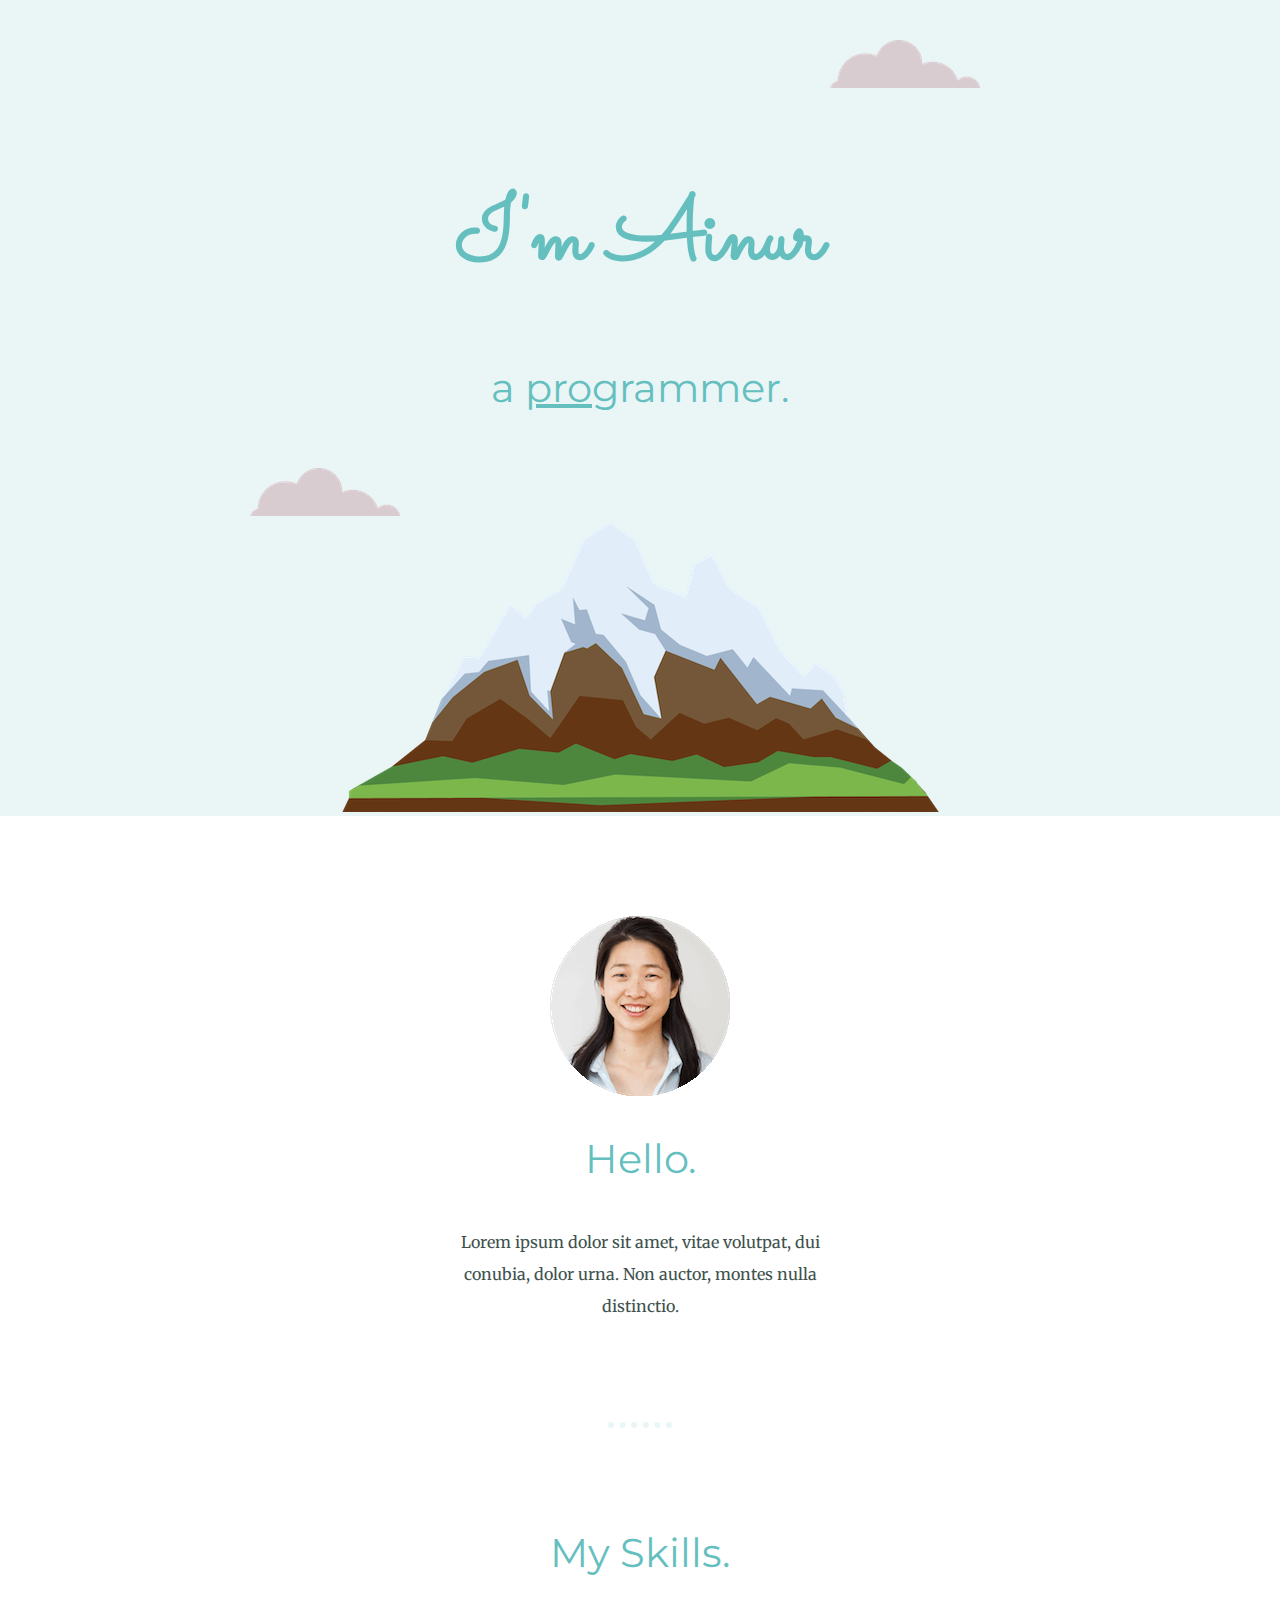
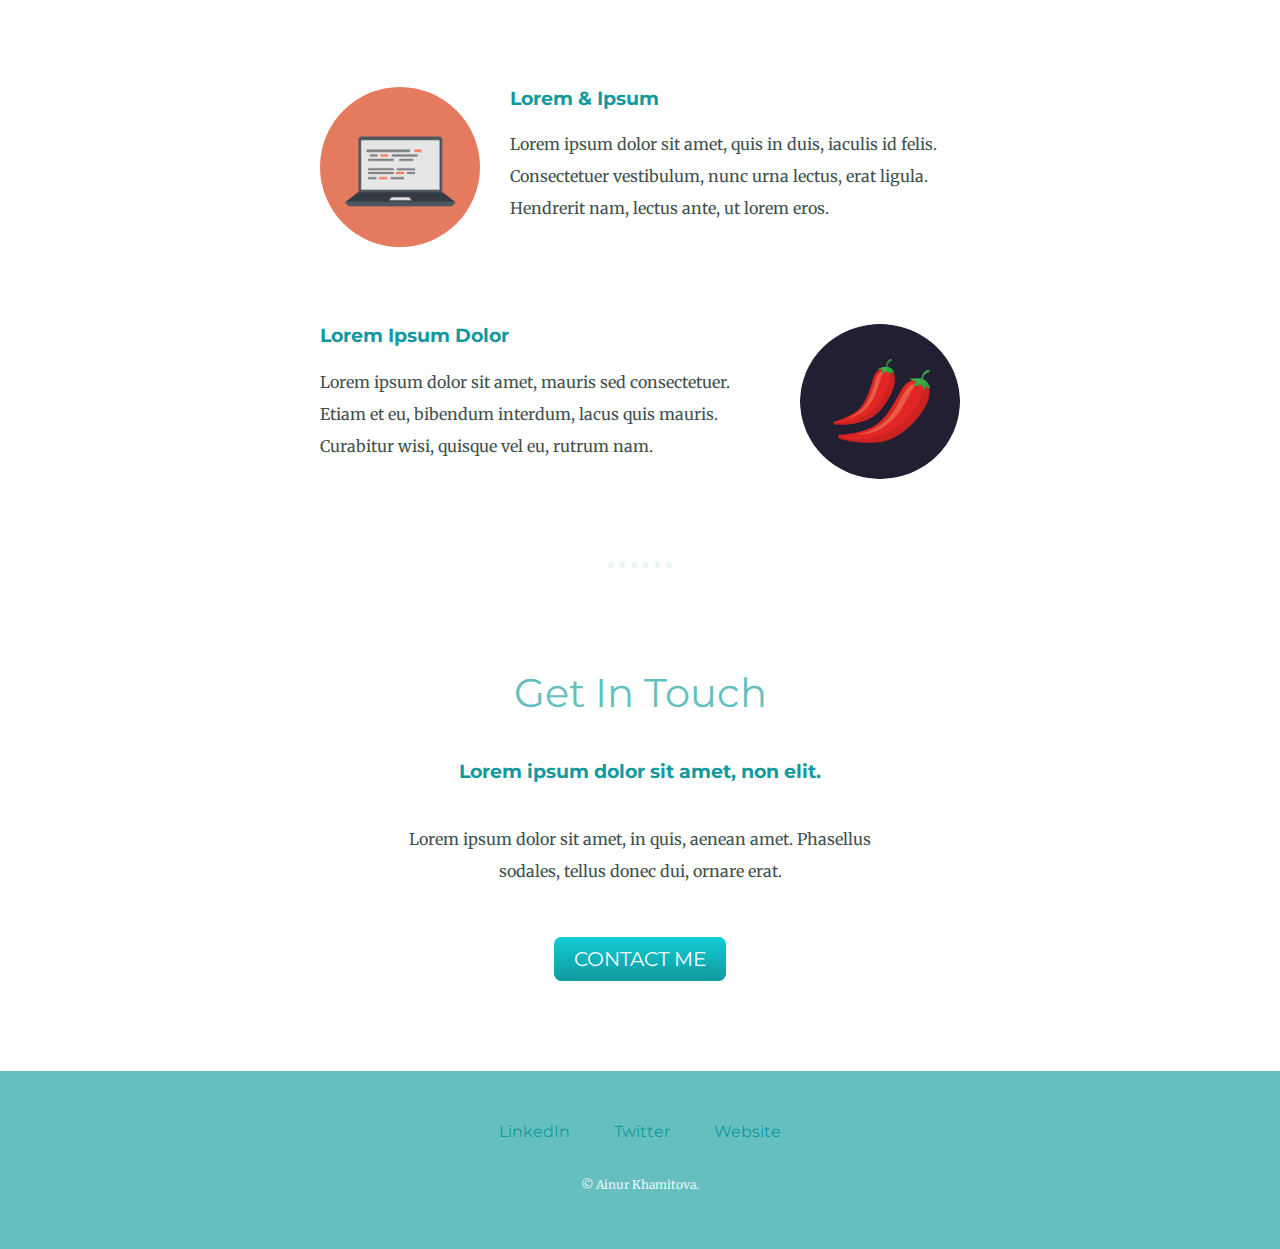
<file: index.html>
<!DOCTYPE html>
<html lang="en" dir="ltr">

<head>
  <meta charset="utf-8">
  <title>Ainur Khamitova</title>
  <link rel="stylesheet" href="css/styles.css">
  <link rel="icon" href="favicon.ico">
  <link rel="preconnect" href="https://fonts.googleapis.com">
  <link rel="preconnect" href="https://fonts.gstatic.com" crossorigin>
  <link href="https://fonts.googleapis.com/css2?family=Merriweather&family=Montserrat&family=Sacramento&display=swap" rel="stylesheet">
</head>

<body>
  <div class="top-container">
    <img class="top-cloud" src="images/cloud.png" alt="cloud-img">
    <h1> I'm Ainur</h1>
    <h2>a <span class="pro">pro</span>grammer.</h2>
    <img class="bottom-cloud" src="images/cloud.png" alt="cloud-img">
    <img src="images/mountain.png" alt="mountain-img">
  </div>
  <div class="middle-container">
    <div class="profile">
      <img src="images/angela.png" alt="angela-img">
      <h2>Hello.</h2>
      <p class="intro">Lorem ipsum dolor sit amet, vitae volutpat, dui conubia, dolor urna. Non auctor, montes nulla distinctio.</p>
    </div>
    <hr>
    <div class="skills">
      <h2>My Skills.</h2>
      <div class="skill-row">
        <img class="code-img" src="images/computer.png"" alt="computer-img">
        <h3>Lorem & Ipsum</h3>
        <p>Lorem ipsum dolor sit amet, quis in duis, iaculis id felis. Consectetuer vestibulum, nunc urna lectus, erat ligula. Hendrerit nam, lectus ante, ut lorem eros.</p>
      </div>
      <div class="skill-row">
        <img class="chilli-img" src="images/chillies.png" alt="chilies-img">
        <h3>Lorem Ipsum Dolor</h3>
        <p>Lorem ipsum dolor sit amet, mauris sed consectetuer. Etiam et eu, bibendum interdum, lacus quis mauris. Curabitur wisi, quisque vel eu, rutrum nam.</p>
      </div>
    </div>
    <hr>

    <div class="contact-me">
      <h2>Get In Touch</h2>
      <h3>Lorem ipsum dolor sit amet, non elit.</h3>
      <p class="contact-msg">Lorem ipsum dolor sit amet, in quis, aenean amet. Phasellus sodales, tellus donec dui, ornare erat.</p>
      <a class="btn" href="mailto:name@email.com">CONTACT ME</a>
    </div>
  </div>


  <div class="bottom-container">
    <a class="footer-link" href="https://www.linkedin.com/">LinkedIn</a>
    <a class="footer-link" href="https://twitter.com/">Twitter</a>
    <a class="footer-link" href="https://www.appbrewery.co/">Website</a>
    <p class="copyright">© Ainur Khamitova.</p>
  </div>


</body>

</html>
</file>
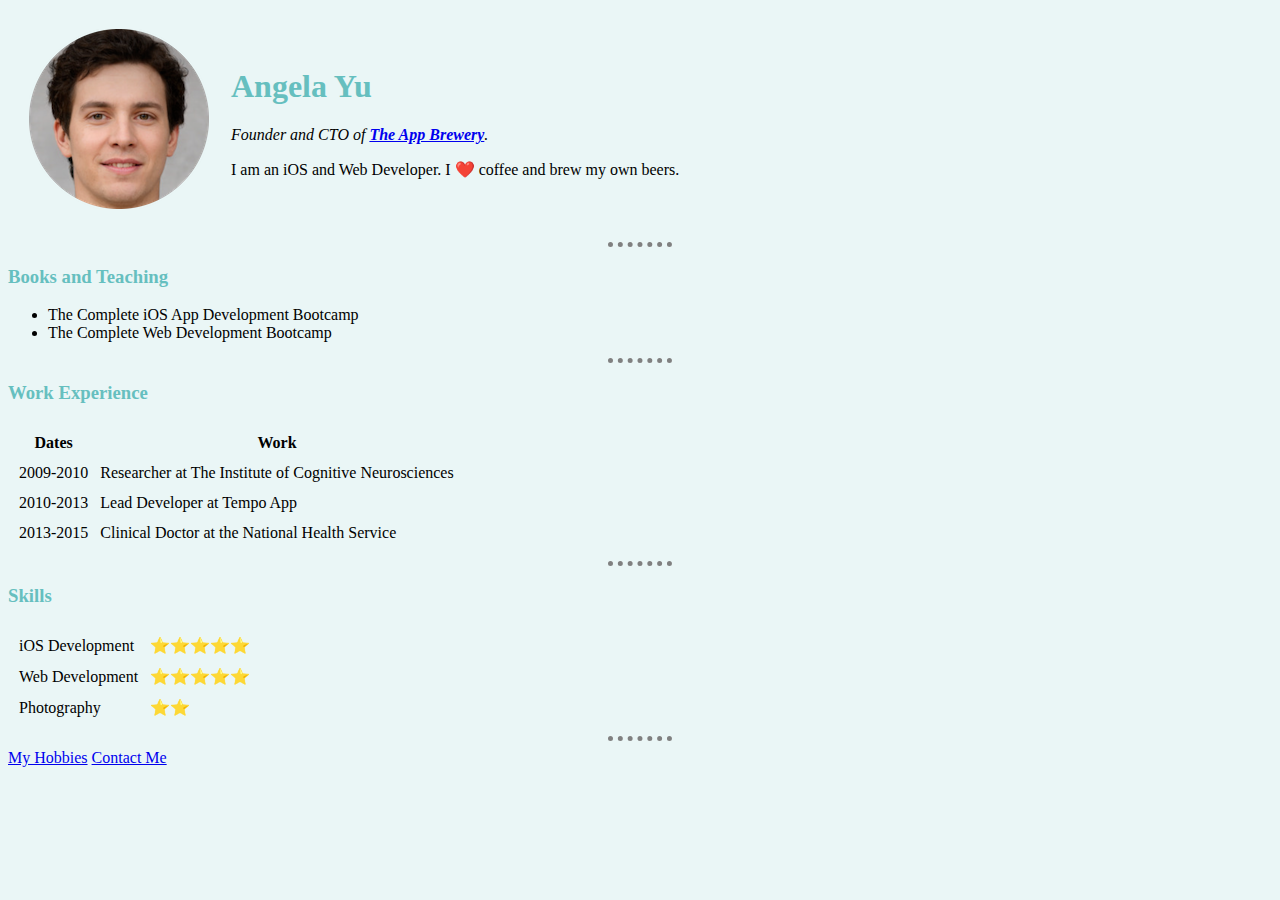
<file: css/HTML-Personal Site/index.html>
<!DOCTYPE html>
<html>
  <head>
    <meta charset="utf-8">
    <title>Angela's Personal Site</title>
    <link rel="stylesheet" href="css/style.css">
  </head>

  <body >
    <table cellspacing="20">
      <tr>
        <td><img src="images/img.png" alt="angela profile picture"></td>
        <td><h1>Angela Yu</h1>
        <p><em>Founder and CTO of <strong><a href="https://www.appbrewery.co/">The App Brewery</a></strong>.</em></p>
        <p>I am an iOS and Web Developer. I ❤️ coffee and brew my own beers.</p></td>
      </tr>
    </table>
    <hr>
    <h3>Books and Teaching</h3>
    <ul>
      <li>The Complete iOS App Development Bootcamp</li>
      <li>The Complete Web Development Bootcamp</li>
    </ul>
    <hr>
    <h3>Work Experience</h3>
    <table cellspacing="10">
      <thead>
        <tr>
          <th>Dates</th>
          <th>Work</th>
        </tr>
      </thead>
      <tbody>
        <tr>
          <td>2009-2010</td>
          <td>Researcher at The Institute of Cognitive Neurosciences</td>
        </tr>
        <tr>
          <td>2010-2013</td>
          <td>Lead Developer at Tempo App</td>
        </tr>
        <tr>
          <td>2013-2015</td>
          <td>Clinical Doctor at the National Health Service</td>
        </tr>
      </tbody>
    </table>
    <hr>
    <h3>Skills</h3>
    <table cellspacing="10">
      <tr>
        <td>iOS Development</td>
        <td>⭐️⭐️⭐️⭐️⭐️</td>
      </tr>
      <tr>
        <td>Web Development</td>
        <td>⭐️⭐️⭐️⭐️⭐️</td>
      </tr>
      <tr>
        <td>Photography</td>
        <td>⭐️⭐️</td>
      </tr>
    </table>
    <hr>
    <a href="hobbies.html">My Hobbies</a>
    <a href="contact-me.html">Contact Me</a>
  </body>
</html>
</file>
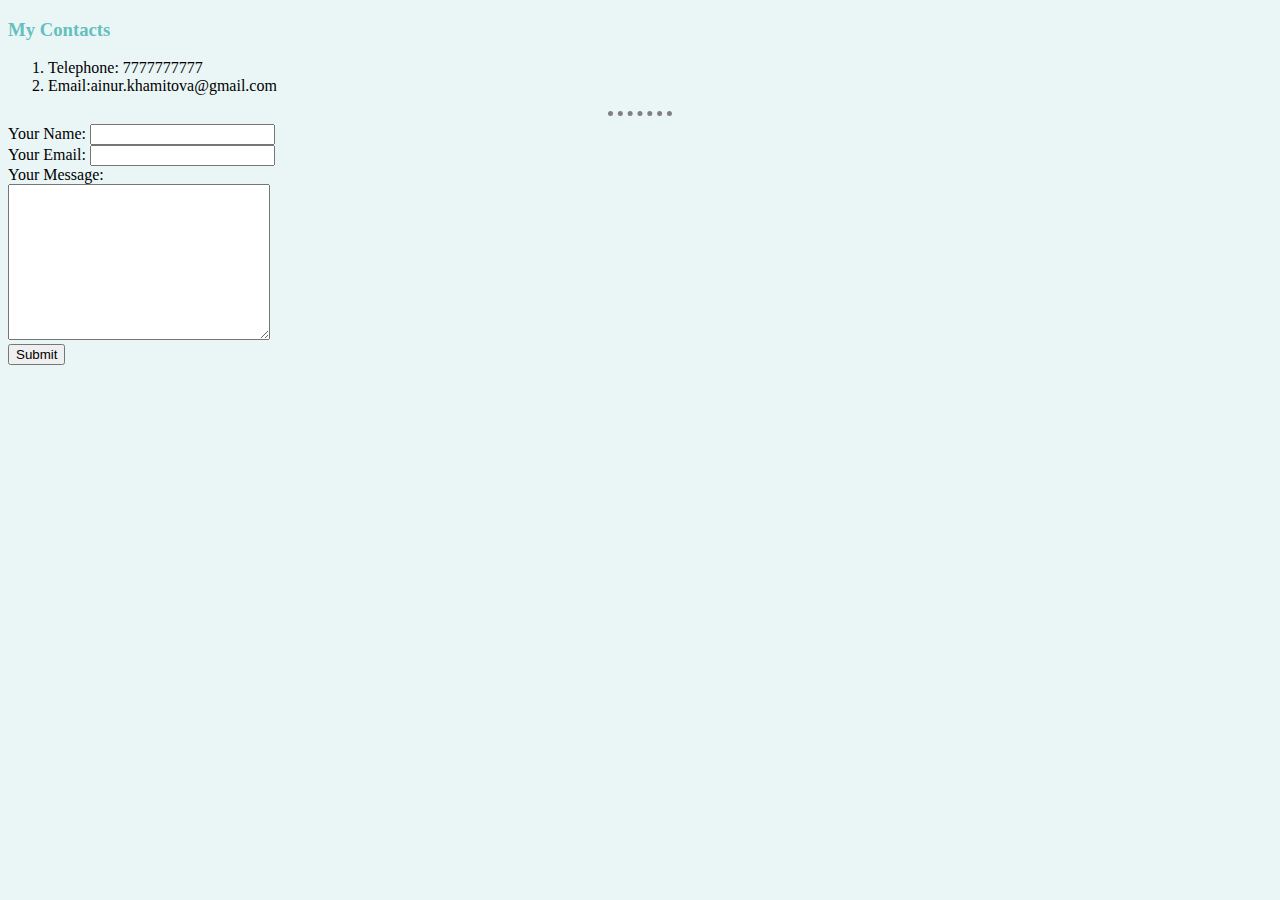
<file: css/HTML-Personal Site/contact.html>
<!DOCTYPE html>
<html lang="en" dir="ltr">

<head>
  <meta charset="utf-8">
  <title>Contact Me</title>
  <link rel="stylesheet" href="css/style.css">
</head>

<body>
  <h3>My Contacts</h3>
  <ol>
    <li>Telephone: 7777777777</li>
    <li>Email:ainur.khamitova@gmail.com</li>
  </ol>
  <hr>
<form action="mailto:info@gmail.com" method="post" enctype="text/plain">
  <label>Your Name:</label>
  <input type="text" name="yourName" value=""><br>
  <label>Your Email:</label>
  <input type="email" name="yourEmail" value=""> <br>
  <label>Your Message:</label><br>
  <textarea name="yourMessage" rows="10" cols="30"></textarea><br>
  <input type="submit" name="">
</form>
</body>

</html>
</file>
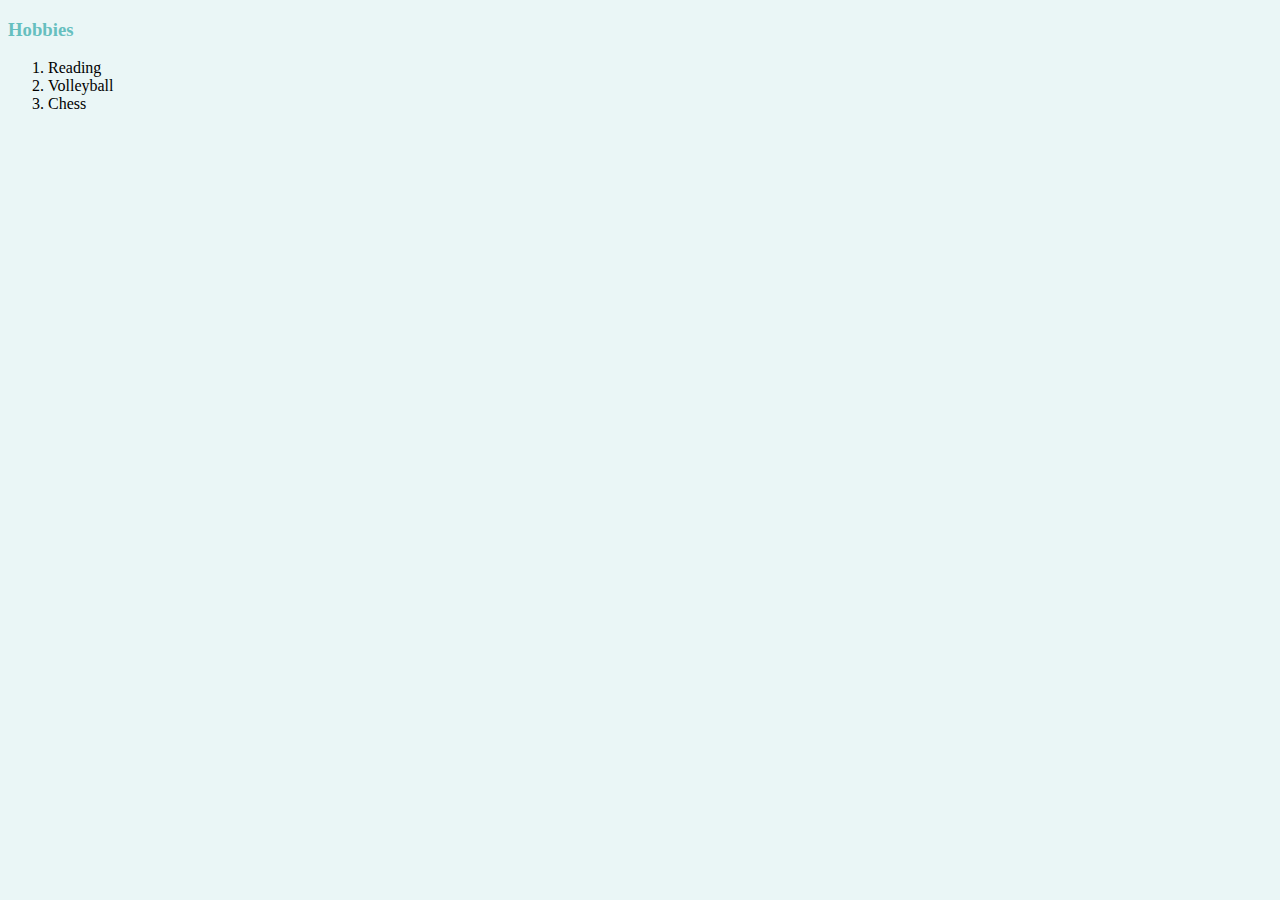
<file: css/HTML-Personal Site/hobbies.html>
<!DOCTYPE html>
<html lang="en" dir="ltr">
  <head>
    <meta charset="utf-8">
    <title>My Hobbies</title>
    <link rel="stylesheet" href="css/style.css">
  </head>
  <body>
    <h3>Hobbies</h3>
    <ol>
      <li>Reading</li>
      <li>Volleyball</li>
      <li>Chess</li>

    </ol>

  </body>
</html>
</file>
<file: css/styles.css>
body {
  margin: 0;
  text-align: center;
  font-family: 'Merriweather', serif;
  color: #40514E;
}

h1 {
  font-family: 'Sacramento', cursive;
  font-size: 5.625rem;
  /*16px=100%=1em/rem*/
  margin: 50px auto 0;
  color: #66BFBF;
  line-height: 2;
}

h2 {
  font-family: 'Montserrat', sans-serif;
  font-size: 2.5rem;
  color: #66BFBF;
  font-weight: normal;
  padding-bottom: 10px;
}

h3 {
  font-family: 'Montserrat', sans-serif;
  color: #11999E;
}

a {
  color: #11999E;
  font-family: 'Montserrat', sans-serif;
  margin: 10px 20px;
  text-decoration: none;
}

a:hover {
  color: #EAF6F6;
}

p {
  line-height: 2;
}

hr {
  border: dotted #EAF6F6 6px;
  border-bottom: none;
  width: 4%;
  margin: 100px auto;
}

.pro {
  text-decoration: underline;
}

.top-container {
  background-color: #EAF6F6;
  position: relative;
  padding-top: 100px;
}

.middle-container {
  padding: 100px 0;
}

.code-img {
  border-radius: 50%;
  width: 25%;
  float: left;
  margin-right: 30px;
}

.chilli-img {
  border-radius: 50%;
  width: 25%;
  float: right;
  margin-left: 30px;
}

.top-cloud {
  position: absolute;
  right: 300px;
  top: 40px;
}

.bottom-cloud {
  position: absolute;
  left: 250px;
  bottom: 300px;
}

.skill-row {
  width: 50%;
  margin: 100px auto;
  text-align: left;
}

.btn {
  background: #11cdd4;
  background-image: -webkit-linear-gradient(top, #11cdd4, #11999e);
  background-image: -moz-linear-gradient(top, #11cdd4, #11999e);
  background-image: -ms-linear-gradient(top, #11cdd4, #11999e);
  background-image: -o-linear-gradient(top, #11cdd4, #11999e);
  background-image: linear-gradient(to bottom, #11cdd4, #11999e);
  -webkit-border-radius: 8;
  -moz-border-radius: 8;
  border-radius: 8px;
  font-family: 'Montserrat', sans-serif;
  color: #ffffff;
  font-size: 20px;
  padding: 10px 20px 10px 20px;
  text-decoration: none;
}

.btn:hover {
  background: #30e3cb;
  background-image: -webkit-linear-gradient(top, #30e3cb, #2bc4ad);
  background-image: -moz-linear-gradient(top, #30e3cb, #2bc4ad);
  background-image: -ms-linear-gradient(top, #30e3cb, #2bc4ad);
  background-image: -o-linear-gradient(top, #30e3cb, #2bc4ad);
  background-image: linear-gradient(to bottom, #30e3cb, #2bc4ad);
  text-decoration: none;
}

.intro {
  color: #40514E;
  width: 30%;
  margin: auto;
}

.contact-msg {
  width: 40%;
  margin: 40px auto 60px;
}

.bottom-container {
  background-color: #66BFBF;
  padding: 50px 0 20px;
}

.copyright {
  color: #EAF6F6;
  font-size: 0.75rem;
  padding: 20px 0;
}
</file>
<file: css/HTML-Personal Site/css/style.css>
body {
  background-color: #EAF6F6;
}

hr {
  border-style: dotted none none;
  border-color: grey;
  border-width: 5px;
  width: 5%
}

h1 {
  color: #66BFBF;
}

h3 {
  color: #66BFBF;
}
</file>
